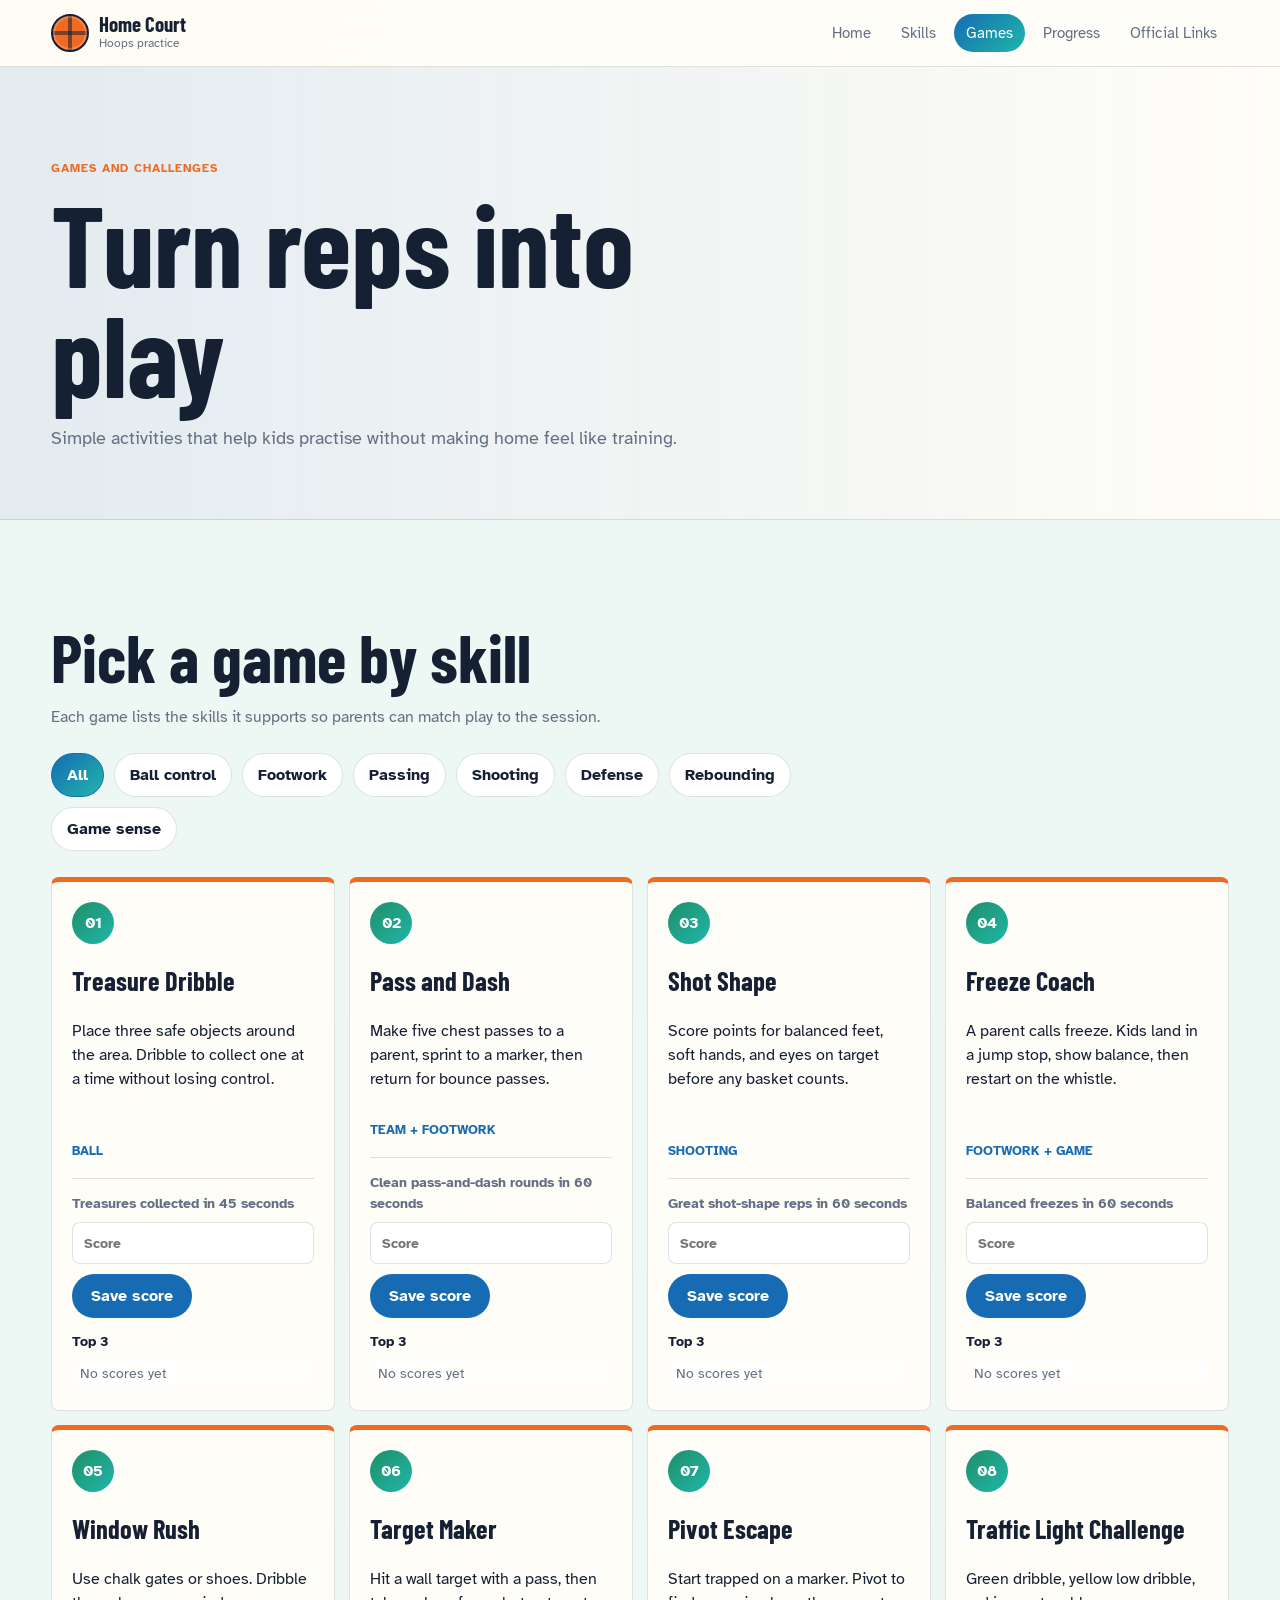
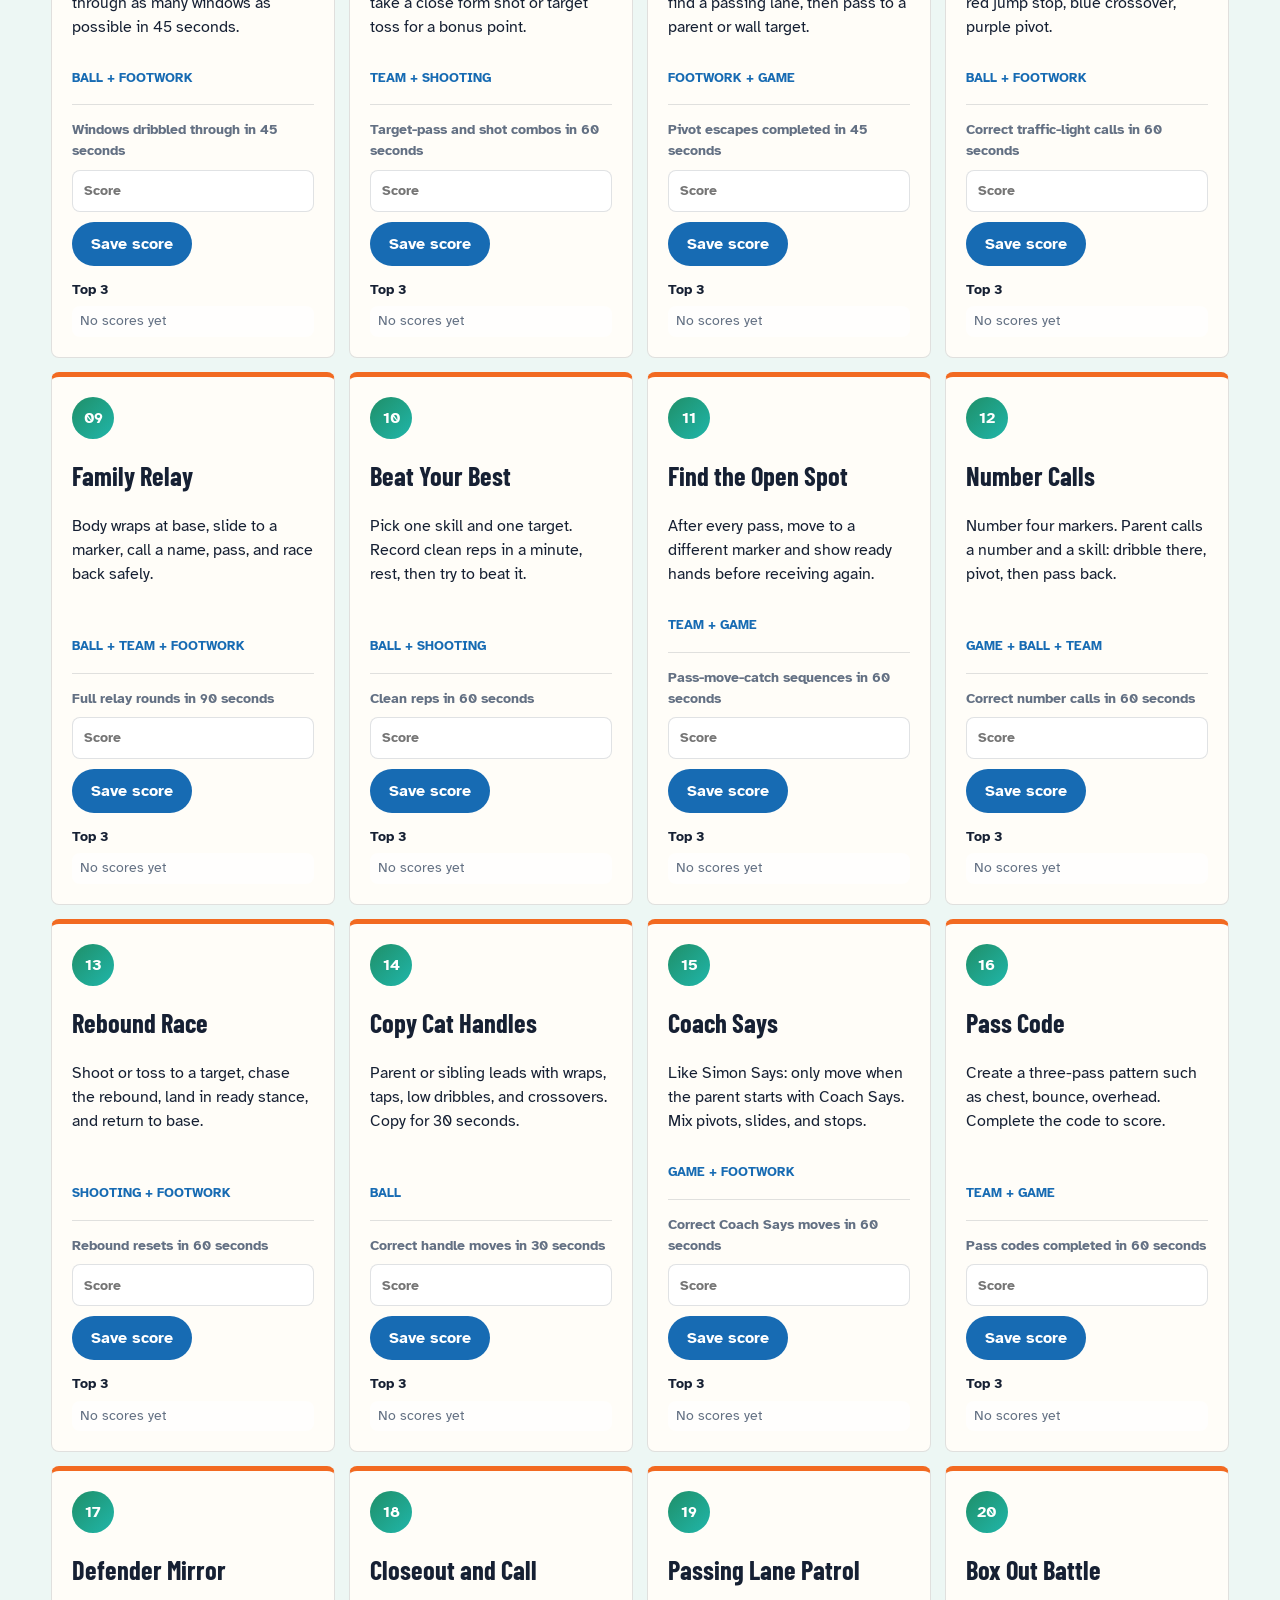
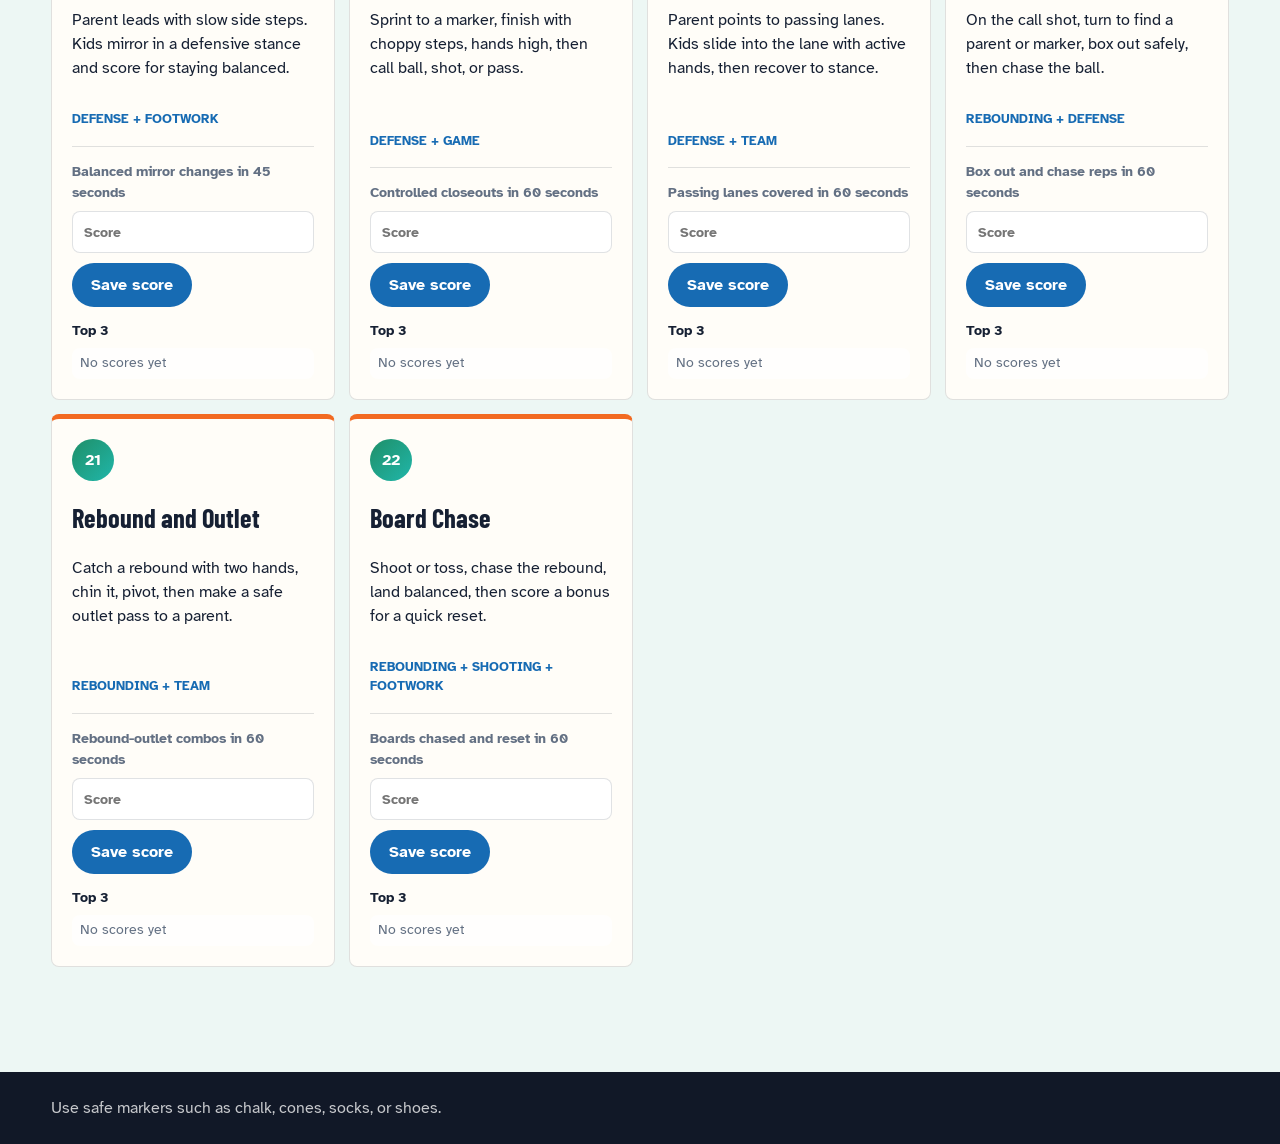
<file: games.html>
<!doctype html>
<html lang="en-AU">
  <head>
    <meta charset="utf-8" />
    <meta name="viewport" content="width=device-width, initial-scale=1" />
    <meta name="theme-color" content="#176bb3" />
    <meta name="apple-mobile-web-app-capable" content="yes" />
    <meta name="apple-mobile-web-app-title" content="Home Court" />
    <title>Games | Hoops Home Court</title>
    <link rel="manifest" href="manifest.webmanifest" />
    <link rel="icon" href="assets/app-icon.svg" type="image/svg+xml" />
    <link rel="apple-touch-icon" href="assets/app-icon-192.png" />
    <link rel="preconnect" href="https://fonts.googleapis.com" />
    <link rel="preconnect" href="https://fonts.gstatic.com" crossorigin />
    <link
      href="https://fonts.googleapis.com/css2?family=Atkinson+Hyperlegible:wght@400;700&family=Barlow+Condensed:wght@600;700&display=swap"
      rel="stylesheet"
    />
    <link rel="stylesheet" href="styles.css" />
  </head>
  <body>
    <header class="topbar" aria-label="Primary">
      <a class="brand" href="index.html" aria-label="Hoops Home Court">
        <span class="brand-mark" aria-hidden="true"></span>
        <span>
          <strong>Home Court</strong>
          <small>Hoops practice</small>
        </span>
      </a>
      <nav class="nav-links" aria-label="App pages">
        <a href="index.html">Home</a>
        <a href="skills.html">Skills</a>
        <a class="active" href="games.html">Games</a>
        <a href="progress.html">Progress</a>
        <a href="links.html">Official Links</a>
      </nav>
    </header>

    <main>
      <section class="page-hero">
        <p class="eyebrow">Games and challenges</p>
        <h1>Turn reps into play</h1>
        <p>Simple activities that help kids practise without making home feel like training.</p>
      </section>

      <section class="section activity-band page-section" aria-labelledby="games-title">
        <div class="section-copy compact">
          <h2 id="games-title">Pick a game by skill</h2>
          <p>Each game lists the skills it supports so parents can match play to the session.</p>
          <div class="filter-row" role="group" aria-label="Filter games">
            <button class="pill active" type="button" data-game-filter="all">All</button>
            <button class="pill" type="button" data-game-filter="ball">Ball control</button>
            <button class="pill" type="button" data-game-filter="footwork">Footwork</button>
            <button class="pill" type="button" data-game-filter="team">Passing</button>
            <button class="pill" type="button" data-game-filter="shooting">Shooting</button>
            <button class="pill" type="button" data-game-filter="defense">Defense</button>
            <button class="pill" type="button" data-game-filter="rebounding">Rebounding</button>
            <button class="pill" type="button" data-game-filter="game">Game sense</button>
          </div>
        </div>
        <div class="game-board" id="game-grid"></div>
      </section>
    </main>

    <footer>
      <p>Use safe markers such as chalk, cones, socks, or shoes.</p>
    </footer>

    <script src="app.js"></script>
  </body>
</html>
</file>
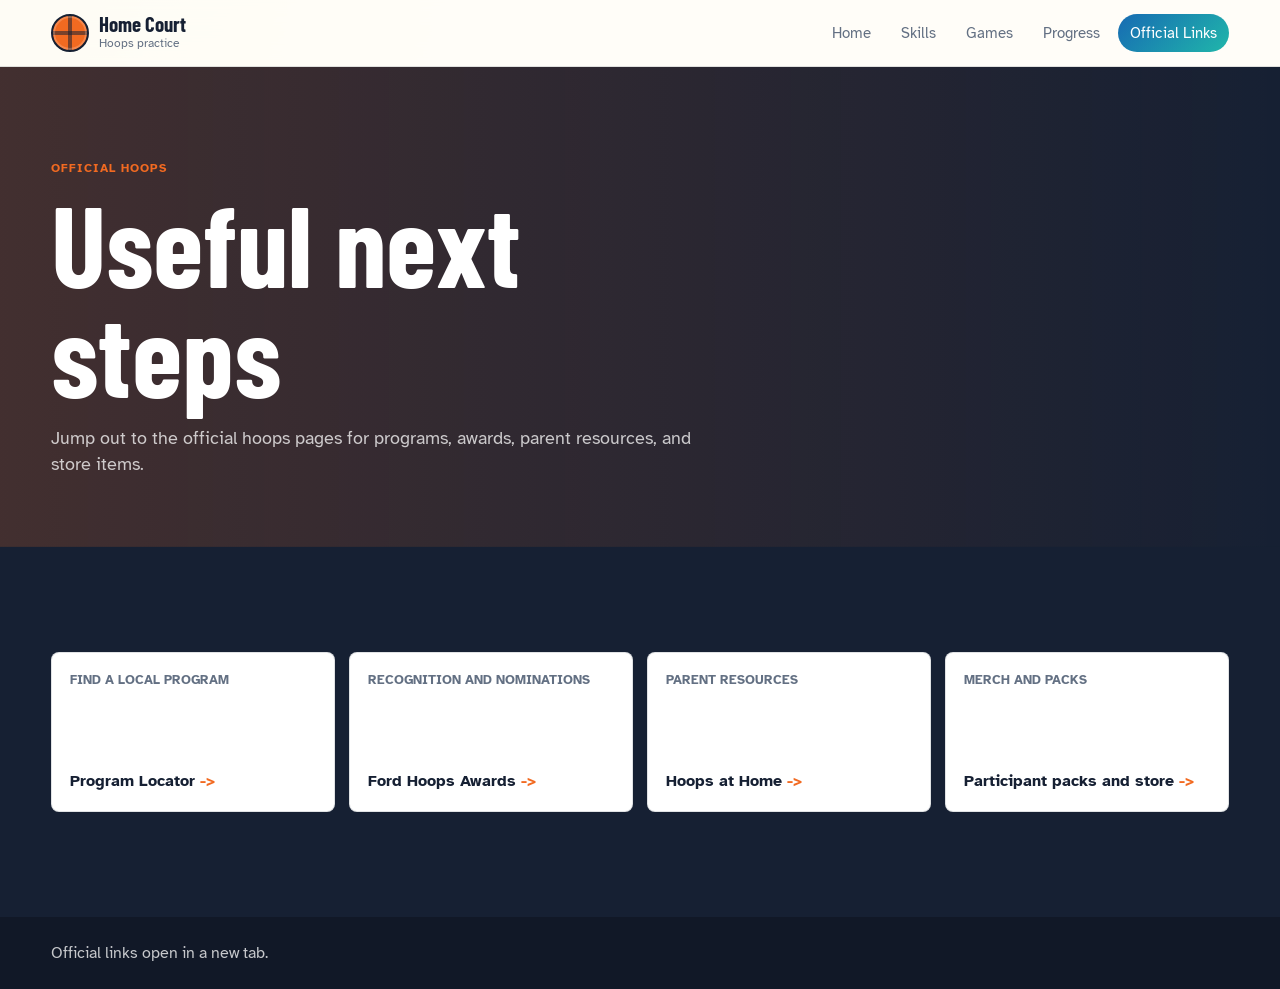
<file: links.html>
<!doctype html>
<html lang="en-AU">
  <head>
    <meta charset="utf-8" />
    <meta name="viewport" content="width=device-width, initial-scale=1" />
    <meta name="theme-color" content="#176bb3" />
    <meta name="apple-mobile-web-app-capable" content="yes" />
    <meta name="apple-mobile-web-app-title" content="Home Court" />
    <title>Official Links | Hoops Home Court</title>
    <link rel="manifest" href="manifest.webmanifest" />
    <link rel="icon" href="assets/app-icon.svg" type="image/svg+xml" />
    <link rel="apple-touch-icon" href="assets/app-icon-192.png" />
    <link rel="preconnect" href="https://fonts.googleapis.com" />
    <link rel="preconnect" href="https://fonts.gstatic.com" crossorigin />
    <link
      href="https://fonts.googleapis.com/css2?family=Atkinson+Hyperlegible:wght@400;700&family=Barlow+Condensed:wght@600;700&display=swap"
      rel="stylesheet"
    />
    <link rel="stylesheet" href="styles.css" />
  </head>
  <body>
    <header class="topbar" aria-label="Primary">
      <a class="brand" href="index.html" aria-label="Hoops Home Court">
        <span class="brand-mark" aria-hidden="true"></span>
        <span>
          <strong>Home Court</strong>
          <small>Hoops practice</small>
        </span>
      </a>
      <nav class="nav-links" aria-label="App pages">
        <a href="index.html">Home</a>
        <a href="skills.html">Skills</a>
        <a href="games.html">Games</a>
        <a href="progress.html">Progress</a>
        <a class="active" href="links.html">Official Links</a>
      </nav>
    </header>

    <main>
      <section class="page-hero official-heading">
        <p class="eyebrow">Official Hoops</p>
        <h1>Useful next steps</h1>
        <p>Jump out to the official hoops pages for programs, awards, parent resources, and store items.</p>
      </section>

      <section class="section official page-section" aria-label="Official hoops links">
        <div class="link-grid">
          <a href="https://www.aussiehoops.basketball/program-locator" target="_blank" rel="noreferrer">
            <span>Find a local program</span>
            <strong>Program Locator</strong>
          </a>
          <a href="https://www.aussiehoops.basketball/awards" target="_blank" rel="noreferrer">
            <span>Recognition and nominations</span>
            <strong>Ford Hoops Awards</strong>
          </a>
          <a href="https://www.aussiehoops.basketball/support/parent/hoops-at-home" target="_blank" rel="noreferrer">
            <span>Parent resources</span>
            <strong>Hoops at Home</strong>
          </a>
          <a href="https://www.aussiehoops.basketball/shop/participant-packs" target="_blank" rel="noreferrer">
            <span>Merch and packs</span>
            <strong>Participant packs and store</strong>
          </a>
        </div>
      </section>
    </main>

    <footer>
      <p>Official links open in a new tab.</p>
    </footer>
  </body>
</html>
</file>
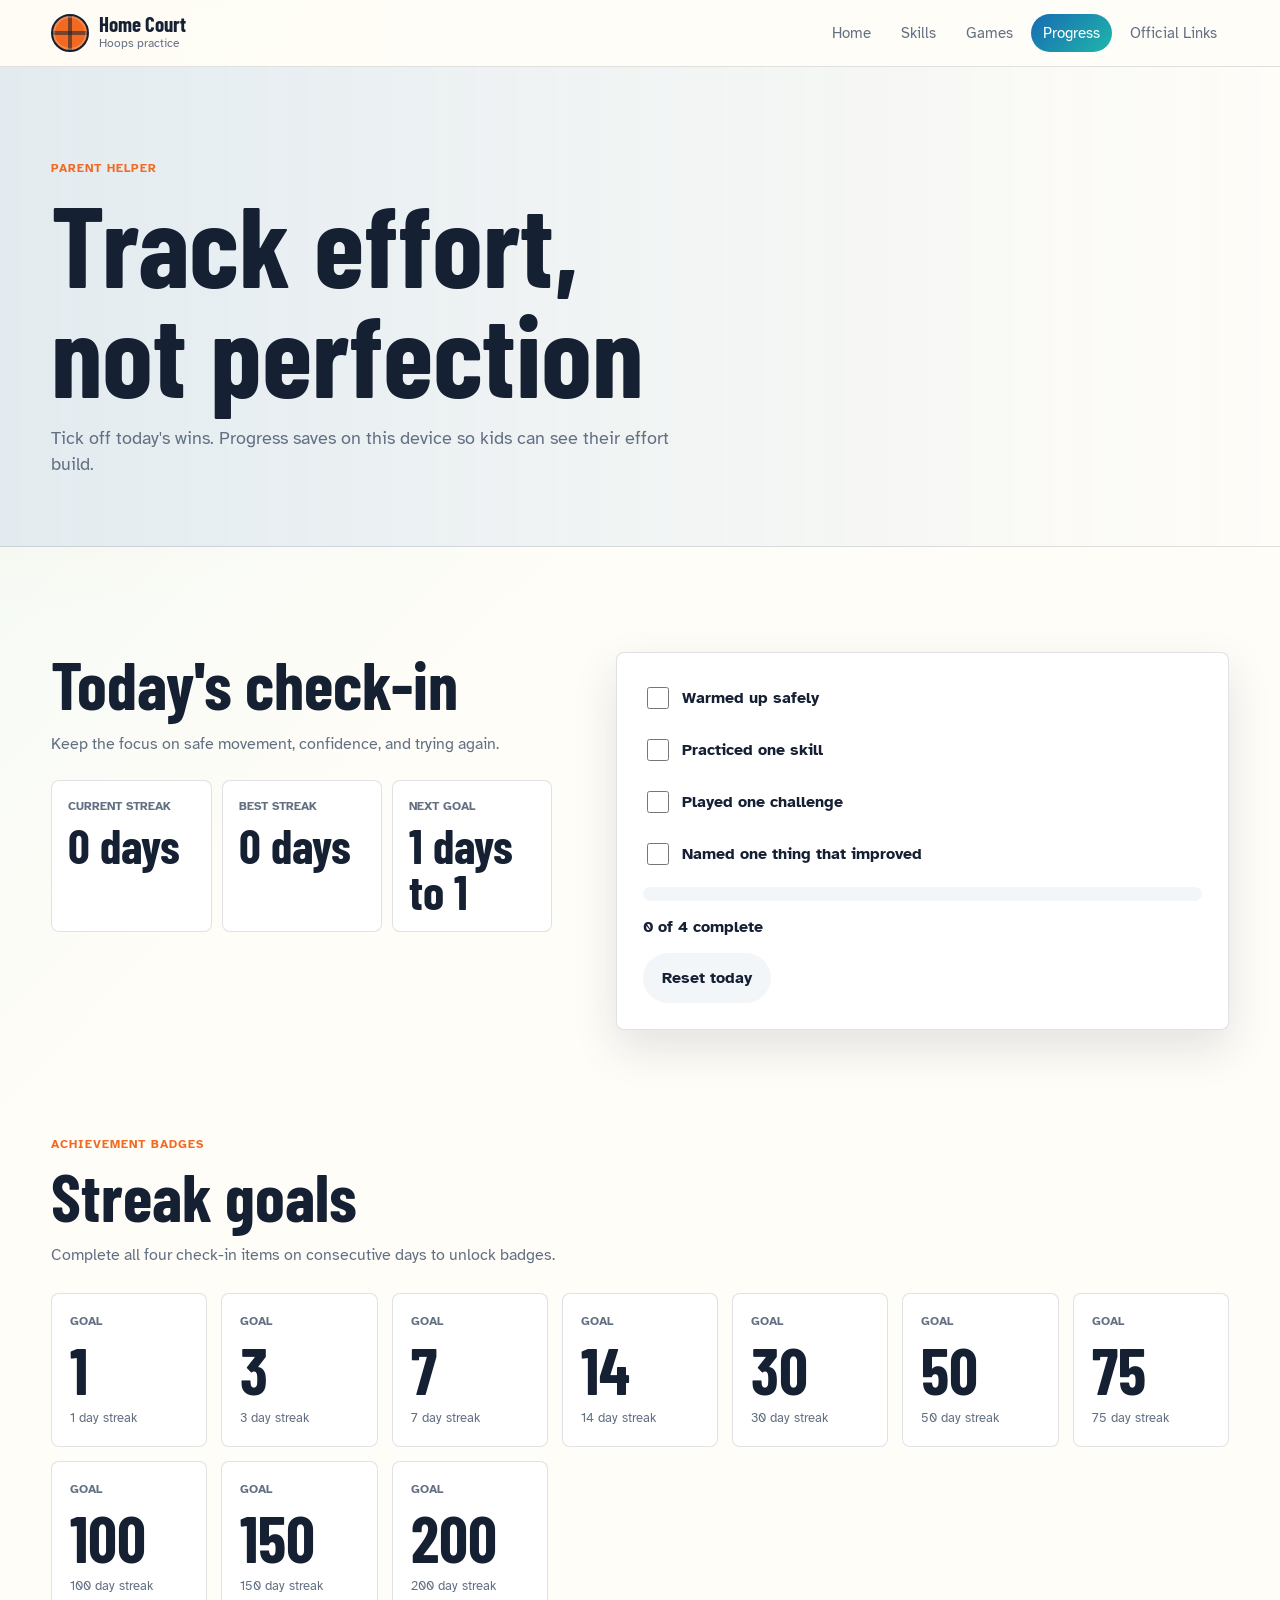
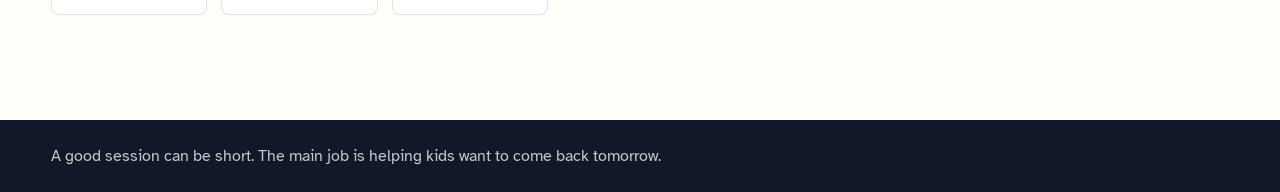
<file: progress.html>
<!doctype html>
<html lang="en-AU">
  <head>
    <meta charset="utf-8" />
    <meta name="viewport" content="width=device-width, initial-scale=1" />
    <meta name="theme-color" content="#176bb3" />
    <meta name="apple-mobile-web-app-capable" content="yes" />
    <meta name="apple-mobile-web-app-title" content="Home Court" />
    <title>Progress | Hoops Home Court</title>
    <link rel="manifest" href="manifest.webmanifest" />
    <link rel="icon" href="assets/app-icon.svg" type="image/svg+xml" />
    <link rel="apple-touch-icon" href="assets/app-icon-192.png" />
    <link rel="preconnect" href="https://fonts.googleapis.com" />
    <link rel="preconnect" href="https://fonts.gstatic.com" crossorigin />
    <link
      href="https://fonts.googleapis.com/css2?family=Atkinson+Hyperlegible:wght@400;700&family=Barlow+Condensed:wght@600;700&display=swap"
      rel="stylesheet"
    />
    <link rel="stylesheet" href="styles.css" />
  </head>
  <body>
    <header class="topbar" aria-label="Primary">
      <a class="brand" href="index.html" aria-label="Hoops Home Court">
        <span class="brand-mark" aria-hidden="true"></span>
        <span>
          <strong>Home Court</strong>
          <small>Hoops practice</small>
        </span>
      </a>
      <nav class="nav-links" aria-label="App pages">
        <a href="index.html">Home</a>
        <a href="skills.html">Skills</a>
        <a href="games.html">Games</a>
        <a class="active" href="progress.html">Progress</a>
        <a href="links.html">Official Links</a>
      </nav>
    </header>

    <main>
      <section class="page-hero">
        <p class="eyebrow">Parent helper</p>
        <h1>Track effort, not perfection</h1>
        <p>Tick off today&apos;s wins. Progress saves on this device so kids can see their effort build.</p>
      </section>

      <section class="section progress-section page-section" aria-labelledby="progress-title">
        <div class="progress-copy">
          <h2 id="progress-title">Today&apos;s check-in</h2>
          <p>Keep the focus on safe movement, confidence, and trying again.</p>
          <div class="streak-summary" aria-label="Streak summary">
            <div>
              <span>Current streak</span>
              <strong id="current-streak">0 days</strong>
            </div>
            <div>
              <span>Best streak</span>
              <strong id="best-streak">0 days</strong>
            </div>
            <div>
              <span>Next goal</span>
              <strong id="next-goal">7 days</strong>
            </div>
          </div>
        </div>
        <div class="tracker">
          <label><input type="checkbox" data-progress="warmup" /> Warmed up safely</label>
          <label><input type="checkbox" data-progress="skill" /> Practiced one skill</label>
          <label><input type="checkbox" data-progress="game" /> Played one challenge</label>
          <label><input type="checkbox" data-progress="reflection" /> Named one thing that improved</label>
          <div class="meter" aria-label="Progress meter">
            <span id="meter-fill"></span>
          </div>
          <strong id="progress-text">0 of 4 complete</strong>
          <button class="button reset" type="button" id="reset-progress">Reset today</button>
        </div>
      </section>

      <section class="section badge-section" aria-labelledby="badges-title">
        <div class="section-copy compact">
          <p class="eyebrow">Achievement badges</p>
          <h2 id="badges-title">Streak goals</h2>
          <p>Complete all four check-in items on consecutive days to unlock badges.</p>
        </div>
        <div class="badge-grid" id="badge-grid" aria-live="polite"></div>
      </section>
    </main>

    <footer>
      <p>A good session can be short. The main job is helping kids want to come back tomorrow.</p>
    </footer>

    <script src="app.js"></script>
  </body>
</html>
</file>
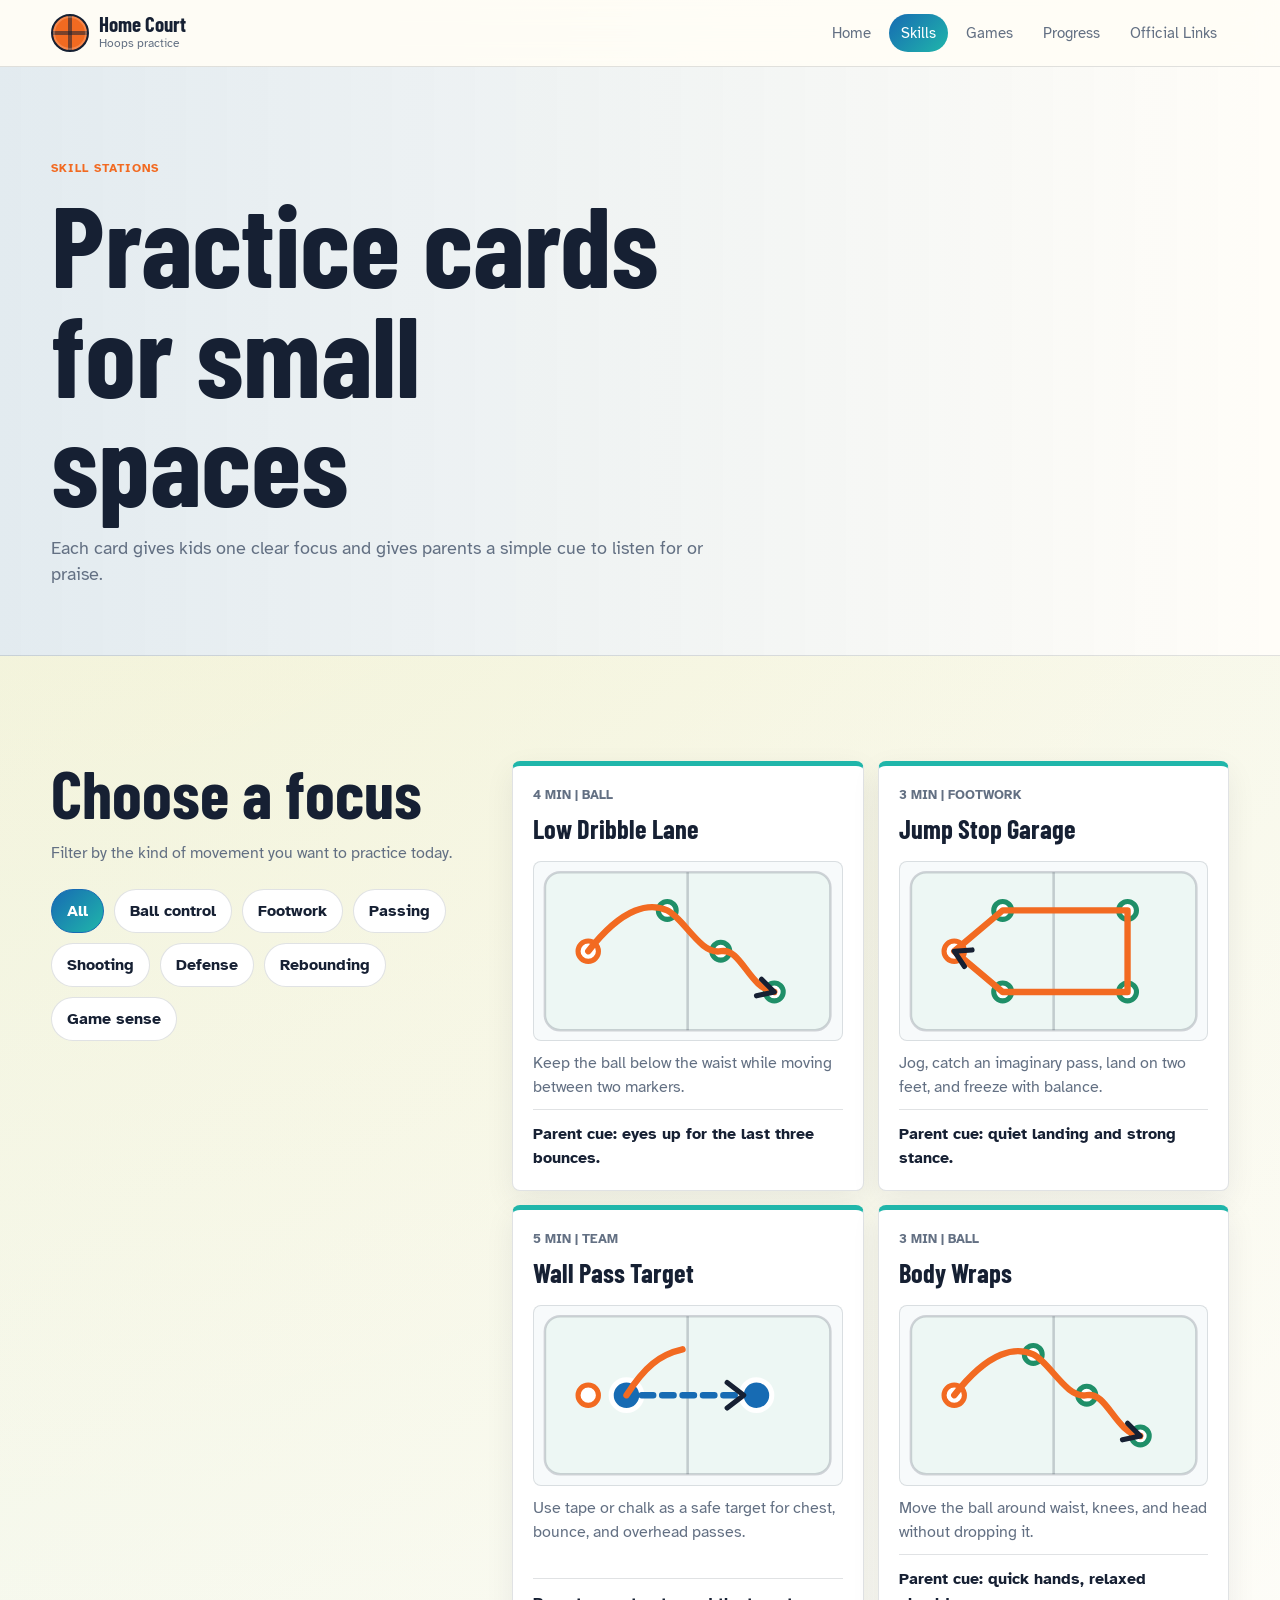
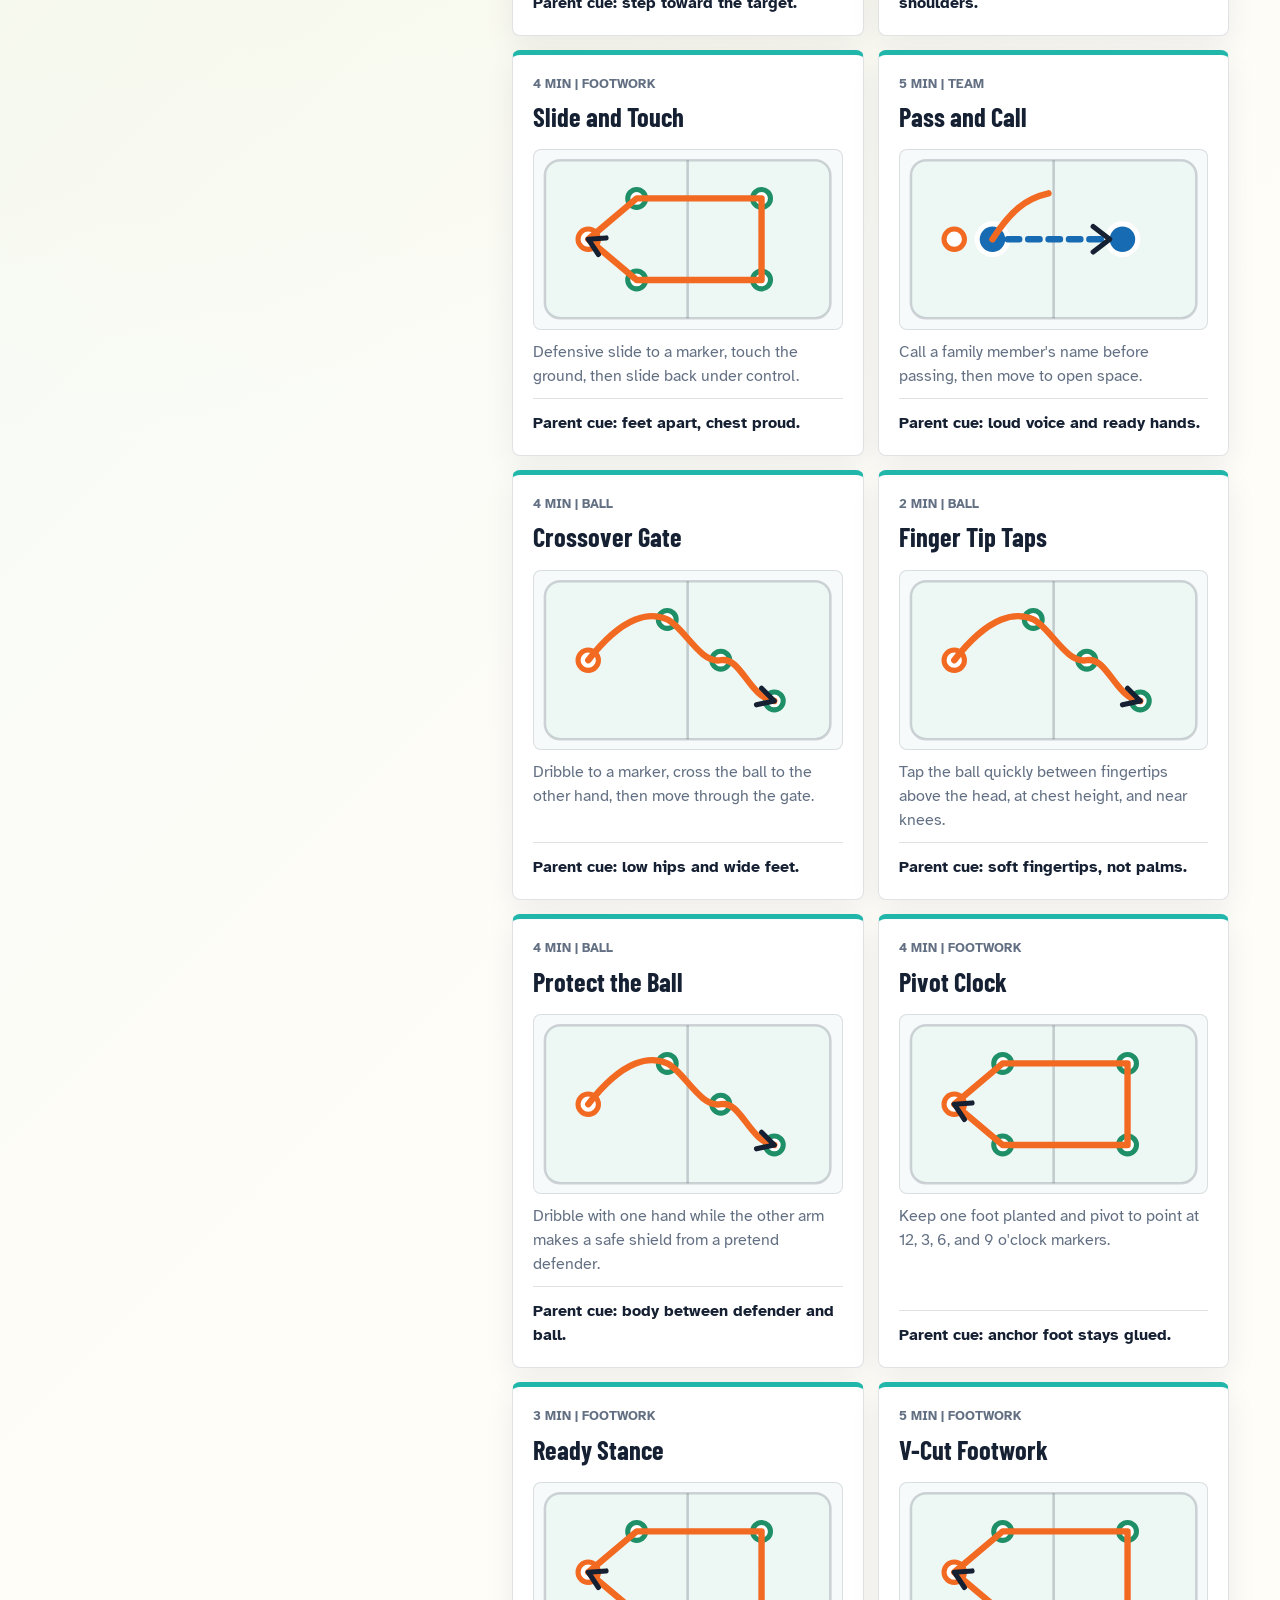
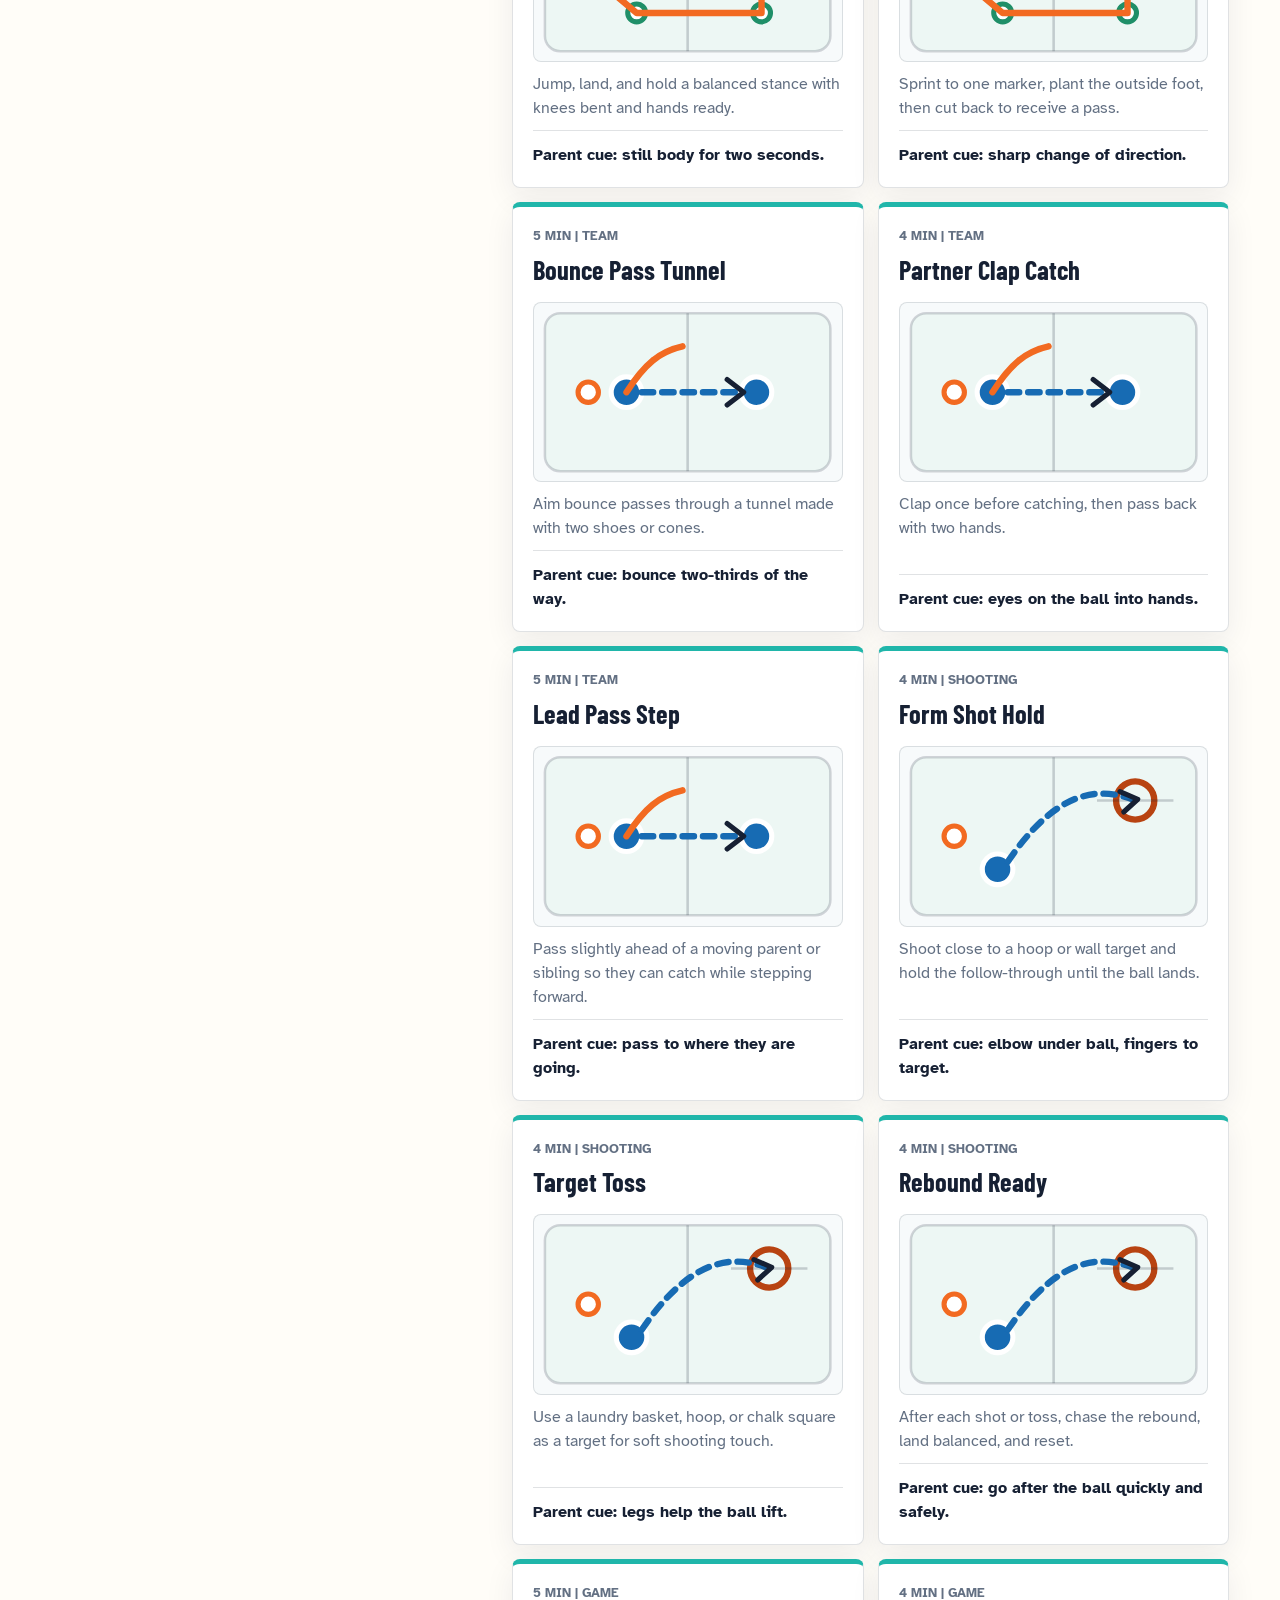
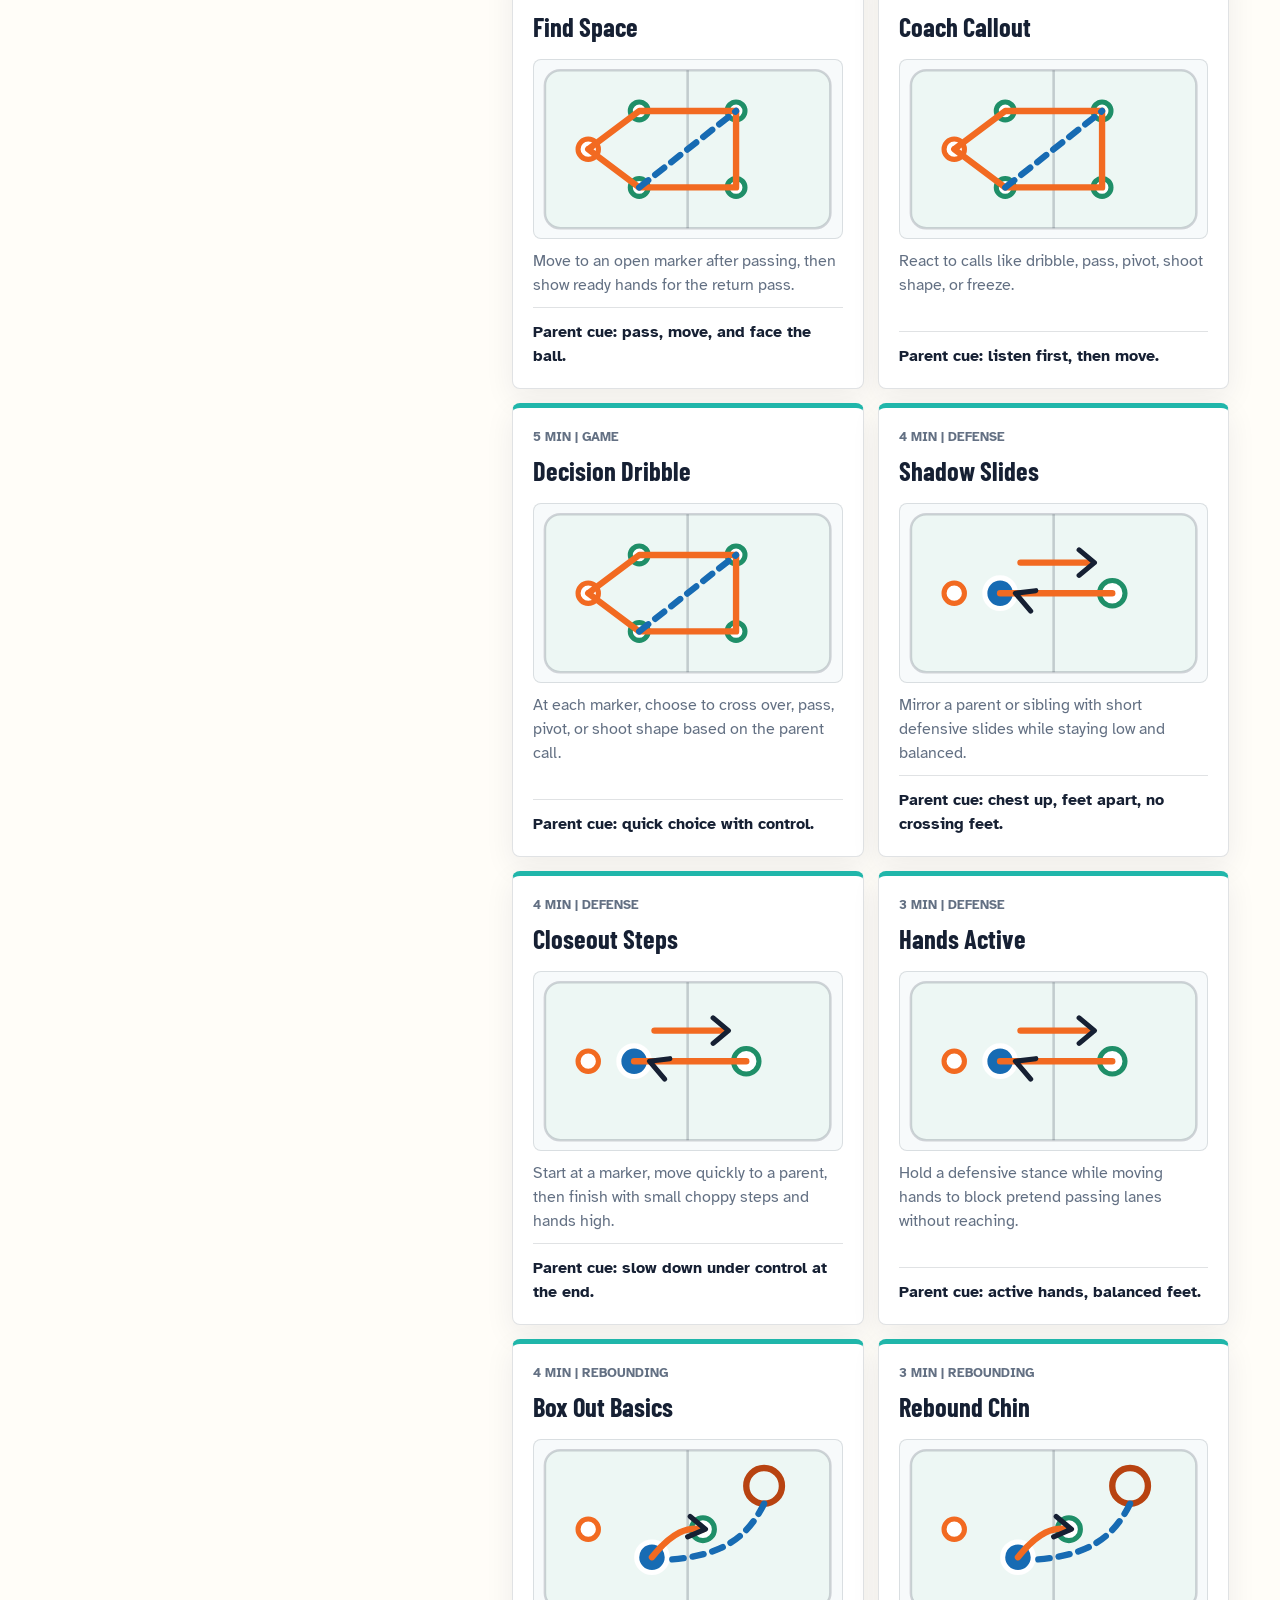
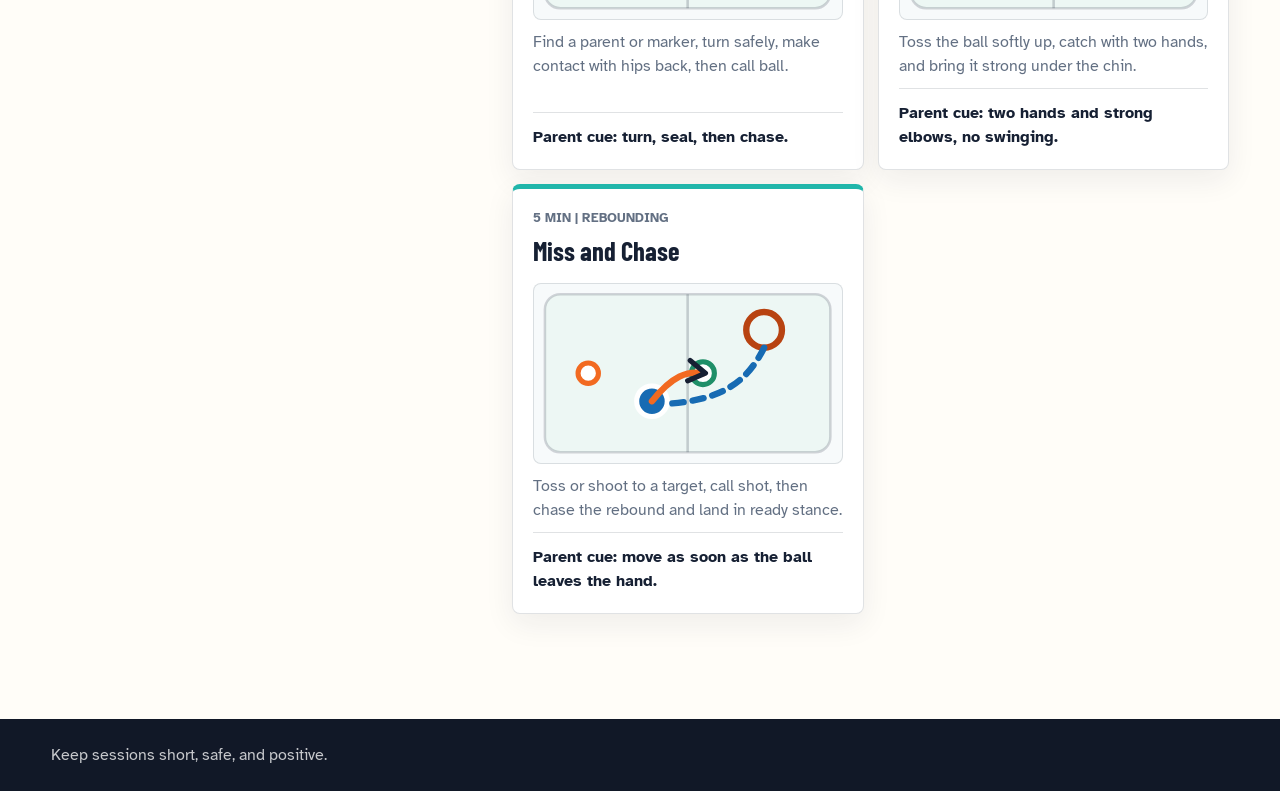
<file: skills.html>
<!doctype html>
<html lang="en-AU">
  <head>
    <meta charset="utf-8" />
    <meta name="viewport" content="width=device-width, initial-scale=1" />
    <meta name="theme-color" content="#176bb3" />
    <meta name="apple-mobile-web-app-capable" content="yes" />
    <meta name="apple-mobile-web-app-title" content="Home Court" />
    <title>Skills | Hoops Home Court</title>
    <link rel="manifest" href="manifest.webmanifest" />
    <link rel="icon" href="assets/app-icon.svg" type="image/svg+xml" />
    <link rel="apple-touch-icon" href="assets/app-icon-192.png" />
    <link rel="preconnect" href="https://fonts.googleapis.com" />
    <link rel="preconnect" href="https://fonts.gstatic.com" crossorigin />
    <link
      href="https://fonts.googleapis.com/css2?family=Atkinson+Hyperlegible:wght@400;700&family=Barlow+Condensed:wght@600;700&display=swap"
      rel="stylesheet"
    />
    <link rel="stylesheet" href="styles.css" />
  </head>
  <body>
    <header class="topbar" aria-label="Primary">
      <a class="brand" href="index.html" aria-label="Hoops Home Court">
        <span class="brand-mark" aria-hidden="true"></span>
        <span>
          <strong>Home Court</strong>
          <small>Hoops practice</small>
        </span>
      </a>
      <nav class="nav-links" aria-label="App pages">
        <a href="index.html">Home</a>
        <a class="active" href="skills.html">Skills</a>
        <a href="games.html">Games</a>
        <a href="progress.html">Progress</a>
        <a href="links.html">Official Links</a>
      </nav>
    </header>

    <main>
      <section class="page-hero">
        <p class="eyebrow">Skill stations</p>
        <h1>Practice cards for small spaces</h1>
        <p>Each card gives kids one clear focus and gives parents a simple cue to listen for or praise.</p>
      </section>

      <section class="section split page-section" aria-labelledby="skills-title">
        <div class="section-copy">
          <h2 id="skills-title">Choose a focus</h2>
          <p>Filter by the kind of movement you want to practice today.</p>
          <div class="filter-row" role="group" aria-label="Filter skills">
            <button class="pill active" type="button" data-filter="all">All</button>
            <button class="pill" type="button" data-filter="ball">Ball control</button>
            <button class="pill" type="button" data-filter="footwork">Footwork</button>
            <button class="pill" type="button" data-filter="team">Passing</button>
            <button class="pill" type="button" data-filter="shooting">Shooting</button>
            <button class="pill" type="button" data-filter="defense">Defense</button>
            <button class="pill" type="button" data-filter="rebounding">Rebounding</button>
            <button class="pill" type="button" data-filter="game">Game sense</button>
          </div>
        </div>
        <div class="card-grid" id="skill-grid"></div>
      </section>
    </main>

    <footer>
      <p>Keep sessions short, safe, and positive.</p>
    </footer>

    <script src="app.js"></script>
  </body>
</html>
</file>
<file: styles.css>
:root {
  --ink: #162033;
  --muted: #637083;
  --paper: #fffdf8;
  --cloud: #f3f6f8;
  --orange: #f26a21;
  --orange-dark: #b84311;
  --blue: #176bb3;
  --green: #1f8f68;
  --sun: #ffd449;
  --pink: #e84a8a;
  --teal: #20b6aa;
  --line: rgba(22, 32, 51, 0.13);
  --shadow: 0 18px 45px rgba(22, 32, 51, 0.12);
  --fun-shadow: 0 14px 0 rgba(22, 32, 51, 0.08), 0 22px 48px rgba(22, 32, 51, 0.13);
}

* {
  box-sizing: border-box;
}

html {
  scroll-behavior: smooth;
}

body {
  margin: 0;
  color: var(--ink);
  background:
    radial-gradient(circle at top left, rgba(255, 212, 73, 0.2), transparent 28%),
    linear-gradient(135deg, rgba(32, 182, 170, 0.08), transparent 38%),
    var(--paper);
  font-family: "Atkinson Hyperlegible", Arial, sans-serif;
  line-height: 1.5;
}

a {
  color: inherit;
  text-decoration: none;
}

button,
input {
  font: inherit;
}

.topbar {
  position: sticky;
  top: 0;
  z-index: 10;
  display: flex;
  align-items: center;
  justify-content: space-between;
  gap: 20px;
  padding: 14px clamp(18px, 4vw, 56px);
  background: rgba(255, 253, 248, 0.92);
  border-bottom: 1px solid var(--line);
  backdrop-filter: blur(14px);
}

.brand {
  display: inline-flex;
  align-items: center;
  gap: 10px;
  min-width: 190px;
}

.brand-mark {
  width: 38px;
  height: 38px;
  border-radius: 50%;
  background:
    linear-gradient(90deg, transparent 44%, rgba(22, 32, 51, 0.55) 45% 55%, transparent 56%),
    linear-gradient(0deg, transparent 44%, rgba(22, 32, 51, 0.55) 45% 55%, transparent 56%),
    var(--orange);
  border: 2px solid var(--ink);
  box-shadow: inset 0 0 0 2px rgba(255, 255, 255, 0.2);
}

.brand strong,
h1,
h2,
h3 {
  font-family: "Barlow Condensed", Arial, sans-serif;
  line-height: 0.95;
  letter-spacing: 0;
}

.brand strong {
  display: block;
  font-size: 1.3rem;
}

.brand small {
  display: block;
  color: var(--muted);
  font-size: 0.78rem;
}

.nav-links {
  display: flex;
  flex-wrap: wrap;
  justify-content: flex-end;
  gap: 6px;
}

.nav-links a {
  min-height: 38px;
  display: inline-flex;
  align-items: center;
  padding: 8px 12px;
  border-radius: 999px;
  color: var(--muted);
  font-size: 0.92rem;
}

.nav-links a:hover,
.nav-links a:focus-visible {
  color: var(--ink);
  background: var(--cloud);
  outline: none;
}

.nav-links a.active {
  color: white;
  background: var(--blue);
}

.hero {
  position: relative;
  min-height: min(720px, 88vh);
  display: flex;
  align-items: flex-end;
  overflow: hidden;
  color: white;
}

.hero img {
  position: absolute;
  inset: 0;
  width: 100%;
  height: 100%;
  object-fit: cover;
}

.hero-shade {
  position: absolute;
  inset: 0;
  background:
    linear-gradient(90deg, rgba(9, 17, 32, 0.82), rgba(9, 17, 32, 0.42) 48%, rgba(9, 17, 32, 0.08)),
    linear-gradient(0deg, rgba(9, 17, 32, 0.62), transparent 48%);
}

.hero-content {
  position: relative;
  width: min(760px, 92vw);
  padding: clamp(42px, 8vw, 88px) clamp(20px, 5vw, 64px);
}

.eyebrow {
  margin: 0 0 10px;
  color: var(--orange);
  font-size: 0.78rem;
  font-weight: 700;
  letter-spacing: 0.08em;
  text-transform: uppercase;
}

.hero .eyebrow {
  color: #ffb077;
}

h1 {
  margin: 0;
  max-width: 680px;
  font-size: clamp(4.5rem, 12vw, 8.8rem);
}

h2 {
  margin: 0;
  font-size: clamp(2.5rem, 6vw, 4.2rem);
}

h3 {
  margin: 0 0 10px;
  font-size: 1.65rem;
}

.hero p:not(.eyebrow) {
  max-width: 560px;
  margin: 18px 0 0;
  font-size: clamp(1rem, 2vw, 1.2rem);
}

.page-hero {
  padding: clamp(54px, 8vw, 92px) clamp(18px, 4vw, 56px) clamp(36px, 6vw, 68px);
  background:
    linear-gradient(90deg, rgba(22, 107, 179, 0.12), transparent),
    var(--paper);
  border-bottom: 1px solid var(--line);
}

.page-hero h1 {
  font-size: clamp(4rem, 10vw, 7.2rem);
}

.page-hero p:not(.eyebrow) {
  max-width: 660px;
  margin: 18px 0 0;
  color: var(--muted);
  font-size: 1.1rem;
}

.page-section {
  padding-top: clamp(42px, 7vw, 78px);
}

.hero-actions,
.filter-row,
.session-controls {
  display: flex;
  flex-wrap: wrap;
  gap: 10px;
}

.hero-actions {
  margin-top: 28px;
}

.button,
.chip,
.pill {
  min-height: 44px;
  border: 1px solid transparent;
  border-radius: 999px;
  cursor: pointer;
  font-weight: 700;
}

.button {
  display: inline-flex;
  align-items: center;
  justify-content: center;
  padding: 12px 18px;
}

.button.primary {
  background: var(--orange);
  color: white;
}

.button.secondary {
  color: white;
  border-color: rgba(255, 255, 255, 0.56);
  background: rgba(255, 255, 255, 0.1);
}

.quick-panel {
  width: min(1180px, calc(100% - 36px));
  margin: -28px auto 0;
  position: relative;
  z-index: 2;
  display: grid;
  grid-template-columns: 1fr auto;
  gap: 20px;
  padding: clamp(18px, 3vw, 28px);
  background: white;
  border: 1px solid var(--line);
  border-radius: 8px;
  box-shadow: var(--shadow);
}

.quick-panel h2 {
  font-size: clamp(2.2rem, 4vw, 3.1rem);
}

.session-picker {
  grid-column: 1 / -1;
  display: grid;
  grid-template-columns: 0.65fr 1.35fr;
  gap: 18px;
}

.control-label {
  display: block;
  margin-bottom: 8px;
  color: var(--muted);
  font-size: 0.78rem;
  font-weight: 700;
  text-transform: uppercase;
}

.chip,
.pill {
  padding: 9px 15px;
  background: white;
  color: var(--ink);
  border-color: var(--line);
}

.chip.active,
.pill.active {
  background: var(--blue);
  color: white;
  border-color: var(--blue);
}

.session-output {
  grid-column: 1 / -1;
  display: grid;
  grid-template-columns: repeat(auto-fit, minmax(190px, 1fr));
  gap: 12px;
}

.session-output div,
.skill-card,
.game-board article,
.tracker,
.link-grid a {
  border: 1px solid var(--line);
  border-radius: 8px;
  background: white;
}

.home-links .link-grid a {
  background: var(--cloud);
}

.daily-skill-section {
  padding-bottom: 0;
}

.daily-skill-card {
  display: grid;
  grid-template-columns: minmax(240px, 0.85fr) minmax(280px, 1.15fr);
  gap: clamp(22px, 4vw, 46px);
  align-items: stretch;
  width: min(1180px, 100%);
  margin: 0 auto;
}

.featured-skill {
  min-height: 250px;
  display: flex;
  flex-direction: column;
  gap: 10px;
  padding: clamp(20px, 3vw, 28px);
  border: 1px solid rgba(242, 106, 33, 0.28);
  border-radius: 8px;
  background: white;
  box-shadow: var(--shadow);
}

.featured-skill span {
  display: block;
  color: var(--orange);
  font-size: 0.82rem;
  font-weight: 700;
  text-transform: uppercase;
}

.featured-skill p {
  margin: 0;
  color: var(--muted);
}

.skill-diagram {
  width: 100%;
  aspect-ratio: 12 / 7;
  overflow: hidden;
  border: 1px solid var(--line);
  border-radius: 8px;
  background: #f7fafb;
}

.skill-diagram svg {
  display: block;
  width: 100%;
  height: 100%;
}

.skill-diagram rect {
  fill: #edf7f4;
  stroke: rgba(22, 32, 51, 0.18);
  stroke-width: 2;
}

.skill-diagram .court-line {
  fill: none;
  stroke: rgba(22, 32, 51, 0.2);
  stroke-width: 2;
}

.skill-diagram .move-line,
.skill-diagram .pass-line {
  fill: none;
  stroke-linecap: round;
  stroke-linejoin: round;
  stroke-width: 5;
}

.skill-diagram .move-line {
  stroke: var(--orange);
}

.skill-diagram .pass-line {
  stroke: var(--blue);
  stroke-dasharray: 9 7;
}

.skill-diagram .arrow {
  fill: none;
  stroke: var(--ink);
  stroke-linecap: round;
  stroke-linejoin: round;
  stroke-width: 4;
}

.skill-diagram .marker {
  fill: white;
  stroke: var(--green);
  stroke-width: 4;
}

.skill-diagram .marker.start {
  stroke: var(--orange);
}

.skill-diagram .player {
  fill: var(--blue);
  stroke: white;
  stroke-width: 4;
}

.skill-diagram .hoop {
  fill: none;
  stroke: var(--orange-dark);
  stroke-width: 5;
}

.official-heading {
  color: white;
  background:
    linear-gradient(90deg, rgba(242, 106, 33, 0.2), transparent),
    var(--ink);
}

.official-heading p:not(.eyebrow) {
  color: rgba(255, 255, 255, 0.75);
}

.session-output div {
  min-height: 146px;
  padding: 16px;
}

.step-label,
.skill-card span,
.link-grid span {
  display: block;
  color: var(--muted);
  font-size: 0.82rem;
  font-weight: 700;
  text-transform: uppercase;
}

.session-output strong {
  display: block;
  margin: 7px 0 5px;
  font-size: 1.12rem;
}

.session-output small {
  color: var(--muted);
}

.section {
  padding: clamp(62px, 9vw, 105px) clamp(18px, 4vw, 56px);
}

.split {
  display: grid;
  grid-template-columns: minmax(230px, 0.9fr) minmax(0, 1.6fr);
  gap: clamp(28px, 5vw, 58px);
  align-items: start;
}

.section-copy {
  max-width: 520px;
}

.section-copy p:not(.eyebrow),
.progress-copy p,
footer p {
  color: var(--muted);
}

.filter-row {
  margin-top: 24px;
}

.card-grid {
  display: grid;
  grid-template-columns: repeat(2, minmax(0, 1fr));
  gap: 14px;
}

.skill-card {
  min-height: 238px;
  display: flex;
  flex-direction: column;
  gap: 10px;
  padding: 20px;
  box-shadow: 0 10px 30px rgba(22, 32, 51, 0.07);
}

.skill-card p {
  margin: 0;
  color: var(--muted);
}

.cue {
  margin-top: auto;
  padding-top: 12px;
  border-top: 1px solid var(--line);
  color: var(--ink);
  font-weight: 700;
}

.game-tags {
  margin-top: auto;
  padding-top: 14px;
  color: var(--blue);
  font-size: 0.82rem;
  font-weight: 700;
  text-transform: uppercase;
}

.score-form {
  display: grid;
  gap: 10px;
  margin-top: 16px;
  padding-top: 14px;
  border-top: 1px solid var(--line);
}

.score-form label {
  display: grid;
  gap: 8px;
  color: var(--muted);
  font-size: 0.88rem;
  font-weight: 700;
}

.score-form input {
  width: 100%;
  min-height: 42px;
  padding: 9px 11px;
  border: 1px solid var(--line);
  border-radius: 8px;
  color: var(--ink);
  background: white;
}

.score-button {
  width: fit-content;
  min-height: 40px;
  padding-block: 9px;
  background: var(--blue);
  color: white;
}

.top-scores {
  margin-top: 14px;
}

.top-scores > strong {
  display: block;
  margin-bottom: 6px;
  font-size: 0.86rem;
}

.top-scores ol {
  display: grid;
  gap: 6px;
  margin: 0;
  padding: 0;
  list-style: none;
}

.top-scores li {
  display: grid;
  grid-template-columns: auto 1fr auto;
  gap: 8px;
  align-items: center;
  min-height: 30px;
  padding: 5px 8px;
  border-radius: 8px;
  background: rgba(255, 255, 255, 0.72);
  color: var(--muted);
  font-size: 0.86rem;
}

.top-scores li strong {
  color: var(--ink);
}

.activity-band {
  background: #edf7f4;
}

.compact {
  max-width: 760px;
  margin-bottom: 26px;
}

.game-board {
  display: grid;
  grid-template-columns: repeat(4, minmax(0, 1fr));
  gap: 14px;
}

.game-board article {
  min-height: 245px;
  display: flex;
  flex-direction: column;
  padding: 20px;
  background: var(--paper);
}

.number {
  display: inline-flex;
  align-items: center;
  justify-content: center;
  width: 42px;
  height: 42px;
  margin-bottom: 24px;
  border-radius: 50%;
  background: var(--green);
  color: white;
  font-weight: 700;
}

.progress-section {
  display: grid;
  grid-template-columns: minmax(240px, 0.9fr) minmax(280px, 1.1fr);
  gap: clamp(28px, 5vw, 64px);
  align-items: start;
}

.tracker {
  display: grid;
  gap: 14px;
  padding: clamp(18px, 3vw, 26px);
  box-shadow: var(--shadow);
}

.tracker label {
  display: flex;
  align-items: center;
  gap: 10px;
  min-height: 38px;
  font-weight: 700;
}

.tracker input {
  width: 22px;
  height: 22px;
  accent-color: var(--green);
}

.meter {
  height: 14px;
  border-radius: 999px;
  background: var(--cloud);
  overflow: hidden;
}

.meter span {
  display: block;
  width: 0%;
  height: 100%;
  background: linear-gradient(90deg, var(--green), var(--orange));
  transition: width 180ms ease;
}

.reset {
  width: fit-content;
  background: var(--cloud);
  color: var(--ink);
}

.streak-summary {
  display: grid;
  grid-template-columns: repeat(3, minmax(0, 1fr));
  gap: 10px;
  margin-top: 24px;
}

.streak-summary div {
  min-height: 112px;
  padding: 16px;
  border: 1px solid var(--line);
  border-radius: 8px;
  background: white;
}

.streak-summary span,
.badge-card span {
  display: block;
  color: var(--muted);
  font-size: 0.78rem;
  font-weight: 700;
  text-transform: uppercase;
}

.streak-summary strong {
  display: block;
  margin-top: 8px;
  font-family: "Barlow Condensed", Arial, sans-serif;
  font-size: clamp(2rem, 5vw, 3rem);
  line-height: 0.95;
}

.badge-section {
  padding-top: 0;
}

.calendar-section {
  padding-top: 0;
}

.calendar-header {
  display: flex;
  align-items: end;
  justify-content: space-between;
  gap: 20px;
  margin-bottom: 18px;
}

.calendar-controls {
  display: flex;
  align-items: center;
  justify-content: flex-end;
  gap: 10px;
  flex-wrap: wrap;
}

.calendar-controls > strong {
  min-width: 170px;
  text-align: center;
  font-family: "Barlow Condensed", Arial, sans-serif;
  font-size: 1.7rem;
  line-height: 1;
}

.calendar-grid {
  display: grid;
  grid-template-columns: repeat(7, minmax(0, 1fr));
  gap: 8px;
}

.calendar-weekday {
  color: var(--muted);
  font-size: 0.78rem;
  font-weight: 700;
  text-align: center;
  text-transform: uppercase;
}

.calendar-day {
  min-height: 86px;
  display: flex;
  flex-direction: column;
  justify-content: space-between;
  padding: 10px;
  border: 1px solid var(--line);
  border-radius: 8px;
  background: white;
}

.calendar-day.empty {
  visibility: hidden;
}

.calendar-day strong {
  font-size: 1rem;
}

.calendar-day span {
  min-height: 18px;
  color: var(--muted);
  font-size: 0.78rem;
  font-weight: 700;
}

.calendar-day.started {
  border-color: rgba(242, 106, 33, 0.38);
  background: #fff7f1;
}

.calendar-day.complete {
  border-color: rgba(31, 143, 104, 0.45);
  background: #edf7f4;
}

.calendar-day.milestone {
  border-color: rgba(242, 106, 33, 0.62);
  background: #fff7d7;
  box-shadow: 0 10px 24px rgba(242, 106, 33, 0.16);
}

.calendar-day.complete span {
  color: var(--green);
}

.basketball-stamp,
.goal-stamp {
  display: inline-block;
  width: 22px;
  height: 22px;
  border: 2px solid var(--ink);
  border-radius: 50%;
  background:
    linear-gradient(90deg, transparent 43%, rgba(22, 32, 51, 0.72) 44% 56%, transparent 57%),
    linear-gradient(0deg, transparent 43%, rgba(22, 32, 51, 0.72) 44% 56%, transparent 57%),
    var(--orange);
  box-shadow: inset 0 0 0 2px rgba(255, 255, 255, 0.18);
  vertical-align: middle;
}

.goal-stamp {
  position: relative;
  width: 28px;
  height: 28px;
  border-color: var(--orange-dark);
  box-shadow:
    0 0 0 4px rgba(242, 106, 33, 0.16),
    inset 0 0 0 2px rgba(255, 255, 255, 0.22);
}

.goal-stamp::after {
  content: "";
  position: absolute;
  right: -5px;
  top: -7px;
  width: 13px;
  height: 13px;
  background: var(--green);
  clip-path: polygon(50% 0%, 61% 35%, 98% 35%, 68% 55%, 79% 91%, 50% 68%, 21% 91%, 32% 55%, 2% 35%, 39% 35%);
}

.calendar-day.today {
  outline: 3px solid rgba(23, 107, 179, 0.24);
  outline-offset: 2px;
}

.badge-grid {
  display: grid;
  grid-template-columns: repeat(auto-fit, minmax(140px, 1fr));
  gap: 14px;
}

.badge-card {
  min-height: 154px;
  display: flex;
  flex-direction: column;
  justify-content: space-between;
  padding: 18px;
  border: 1px solid var(--line);
  border-radius: 8px;
  background: white;
  color: var(--muted);
}

.badge-card strong {
  color: var(--ink);
  font-family: "Barlow Condensed", Arial, sans-serif;
  font-size: 4rem;
  line-height: 0.9;
}

.badge-card.unlocked {
  color: var(--ink);
  border-color: rgba(31, 143, 104, 0.42);
  background: #edf7f4;
  box-shadow: 0 10px 30px rgba(31, 143, 104, 0.12);
}

.badge-card.unlocked span {
  color: var(--green);
}

.official {
  background: var(--ink);
  color: white;
}

.official .section-copy p:not(.eyebrow) {
  color: rgba(255, 255, 255, 0.72);
}

.link-grid {
  display: grid;
  grid-template-columns: repeat(4, minmax(0, 1fr));
  gap: 14px;
}

.link-grid a {
  min-height: 160px;
  display: flex;
  flex-direction: column;
  justify-content: space-between;
  padding: 18px;
  color: var(--ink);
  transition: transform 160ms ease, border-color 160ms ease;
}

.link-grid a:hover,
.link-grid a:focus-visible {
  transform: translateY(-3px);
  border-color: var(--orange);
  outline: none;
}

.link-grid strong::after {
  content: " ->";
  color: var(--orange);
}

footer {
  padding: 24px clamp(18px, 4vw, 56px);
  background: #111827;
  color: white;
}

footer p {
  margin: 0;
  max-width: 760px;
  color: rgba(255, 255, 255, 0.76);
}

.brand-mark {
  transition: transform 180ms ease;
}

.brand:hover .brand-mark,
.brand:focus-visible .brand-mark {
  transform: rotate(-10deg) scale(1.06);
}

.nav-links a.active,
.chip.active,
.pill.active {
  background: linear-gradient(135deg, var(--blue), var(--teal));
}

.hero-shade {
  background:
    linear-gradient(90deg, rgba(9, 17, 32, 0.86), rgba(9, 17, 32, 0.42) 48%, rgba(9, 17, 32, 0.08)),
    linear-gradient(0deg, rgba(9, 17, 32, 0.62), transparent 48%),
    linear-gradient(135deg, rgba(242, 106, 33, 0.38), transparent 36%);
}

.hero-badges {
  display: flex;
  flex-wrap: wrap;
  gap: 10px;
  margin-top: 20px;
}

.hero-badges span {
  display: inline-flex;
  min-height: 34px;
  align-items: center;
  padding: 7px 12px;
  border: 1px solid rgba(255, 255, 255, 0.44);
  border-radius: 999px;
  background: rgba(255, 255, 255, 0.14);
  color: white;
  font-size: 0.86rem;
  font-weight: 700;
  backdrop-filter: blur(10px);
}

.button,
.chip,
.pill,
.link-grid a,
.skill-card,
.game-board article,
.featured-skill,
.tracker,
.badge-card {
  transition: transform 160ms ease, box-shadow 160ms ease, border-color 160ms ease;
}

.button:hover,
.chip:hover,
.pill:hover,
.link-grid a:hover,
.skill-card:hover,
.game-board article:hover,
.featured-skill:hover,
.badge-card:hover {
  transform: translateY(-3px);
}

.button.primary {
  background: linear-gradient(135deg, var(--orange), var(--pink));
  box-shadow: 0 8px 0 rgba(22, 32, 51, 0.18);
}

.quick-panel,
.featured-skill {
  border-color: rgba(242, 106, 33, 0.26);
  box-shadow: var(--fun-shadow);
}

.featured-skill,
.badge-card.unlocked {
  background:
    linear-gradient(135deg, rgba(255, 212, 73, 0.22), transparent 42%),
    white;
}

.session-output div,
.skill-card,
.game-board article {
  border-top-width: 5px;
}

.session-output div {
  border-top-color: var(--sun);
}

.skill-card {
  border-top-color: var(--teal);
}

.game-board article {
  border-top-color: var(--orange);
}

.number {
  background: linear-gradient(135deg, var(--green), var(--teal));
}

.meter span {
  background: linear-gradient(90deg, var(--green), var(--sun), var(--orange));
}

.link-grid a:hover,
.link-grid a:focus-visible {
  box-shadow: var(--shadow);
}

.fun-toast {
  position: fixed;
  left: 50%;
  bottom: 24px;
  z-index: 50;
  max-width: min(420px, calc(100% - 32px));
  padding: 14px 18px;
  border: 2px solid rgba(255, 255, 255, 0.65);
  border-radius: 999px;
  background: linear-gradient(135deg, var(--ink), var(--blue));
  color: white;
  box-shadow: var(--shadow);
  font-weight: 700;
  opacity: 0;
  transform: translate(-50%, 16px) scale(0.96);
  transition: opacity 180ms ease, transform 180ms ease;
  pointer-events: none;
}

.fun-toast.show {
  opacity: 1;
  transform: translate(-50%, 0) scale(1);
}

@media (prefers-reduced-motion: reduce) {
  *,
  *::before,
  *::after {
    scroll-behavior: auto !important;
    transition-duration: 0.01ms !important;
    animation-duration: 0.01ms !important;
  }
}

@media (max-width: 920px) {
  .topbar,
  .split,
  .progress-section,
  .daily-skill-card,
  .session-picker,
  .quick-panel {
    grid-template-columns: 1fr;
  }

  .topbar {
    align-items: flex-start;
  }

  .nav-links {
    justify-content: flex-start;
  }

  .session-output,
  .game-board,
  .link-grid,
  .badge-grid {
    grid-template-columns: repeat(2, minmax(0, 1fr));
  }

  .streak-summary {
    grid-template-columns: 1fr;
  }

  .calendar-header {
    align-items: start;
    flex-direction: column;
  }
}

@media (max-width: 620px) {
  .topbar {
    position: static;
  }

  .brand {
    min-width: 0;
  }

  .nav-links a {
    padding-inline: 9px;
  }

  .hero {
    min-height: 720px;
  }

  .hero-shade {
    background:
      linear-gradient(0deg, rgba(9, 17, 32, 0.8), rgba(9, 17, 32, 0.24)),
      linear-gradient(90deg, rgba(9, 17, 32, 0.66), transparent);
  }

  h1 {
    font-size: 4.1rem;
  }

  .card-grid,
  .session-output,
  .game-board,
  .link-grid,
  .badge-grid {
    grid-template-columns: 1fr;
  }

  .calendar-grid {
    gap: 5px;
  }

  .calendar-day {
    min-height: 58px;
    padding: 7px;
  }

  .calendar-day span {
    font-size: 0.68rem;
  }
}
</file>
